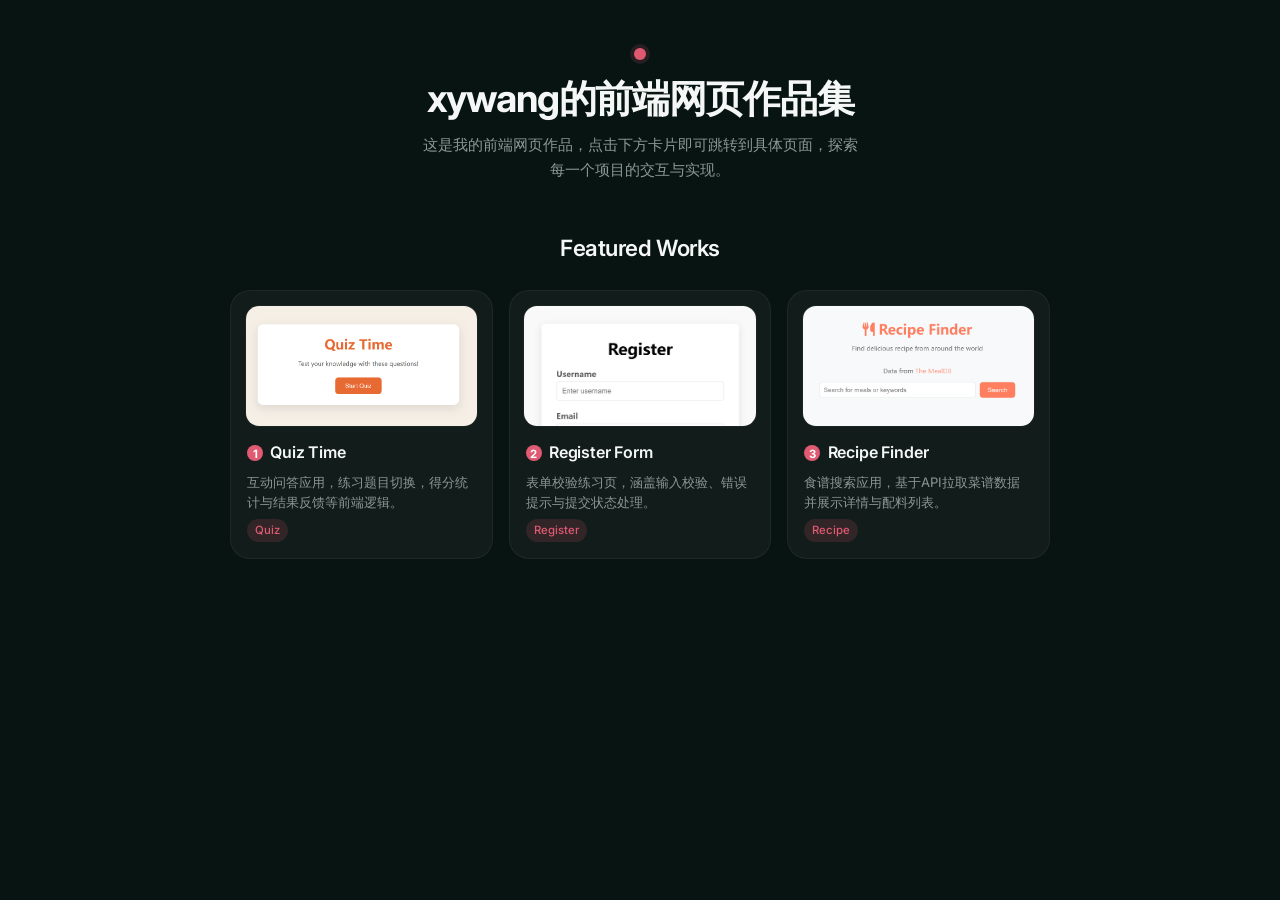
<file: index.html>
<!DOCTYPE html>
<html lang="zh-CN">
<head>
  <meta charset="UTF-8">
  <meta name="viewport" content="width=device-width, initial-scale=1.0">
  <meta name="description" content="xywang 的前端网页作品集">
  <meta name="theme-color" content="#071412">
  <title>xywang — 前端网页作品集</title>
  <link rel="preconnect" href="https://fonts.googleapis.com">
  <link rel="preconnect" href="https://fonts.gstatic.com" crossorigin>
  <link href="https://fonts.googleapis.com/css2?family=Inter:wght@400;500;600;700&display=swap" rel="stylesheet">
  <link rel="stylesheet" href="style.css">
</head>
<body>
  <div class="app">
    <!-- 顶部标题区 -->
    <header class="masthead">
      <span class="masthead__dot" aria-hidden="true"></span>
      <h1 class="masthead__title">xywang的前端网页作品集</h1>
      <p class="masthead__subtitle">
        这是我的前端网页作品，点击下方卡片即可跳转到具体页面，探索每一个项目的交互与实现。
      </p>
    </header>

    <!-- 作品展示区 -->
    <section class="showcase" aria-labelledby="showcase-heading">
      <h2 id="showcase-heading" class="showcase__heading">Featured Works</h2>
      <div id="project-grid" class="project-grid" role="list" aria-label="项目列表"></div>
    </section>
  </div>

  <script src="script.js"></script>
</body>
</html>
</file>
<file: style.css>
*, *::before, *::after {
  margin: 0;
  padding: 0;
  box-sizing: border-box;
}

:root {
  --surface-base: #071412;
  --surface-raised: #0d1715;
  --surface-card: #121c1a;
  --surface-card-hover: #182522;
  --accent: #e05a72;
  --accent-hover: #f07088;
  --accent-subtle: rgba(224, 90, 114, 0.15);
  --accent-glow: rgba(224, 90, 114, 0.35);
  --text-primary: #f4f7f6;
  --text-secondary: #8b9793;
  --border-default: rgba(255, 255, 255, 0.055);
  --radius-lg: 20px;
  --radius-md: 14px;
  --radius-full: 9999px;
  --shadow-lg: 0 16px 48px rgba(0, 0, 0, 0.3);
  --ease-out-expo: cubic-bezier(0.16, 1, 0.3, 1);
  --duration-fast: 0.25s;
  --text-xs: clamp(0.65rem, 0.63rem + 0.1vw, 0.72rem);
  --text-sm: clamp(0.78rem, 0.76rem + 0.1vw, 0.82rem);
  --text-base: clamp(0.88rem, 0.85rem + 0.15vw, 0.95rem);
  --text-lg: clamp(0.95rem, 0.92rem + 0.15vw, 1rem);
  --text-xl: clamp(1.7rem, 1.45rem + 1.25vw, 2.4rem);
  --text-2xl: clamp(1.1rem, 1rem + 0.5vw, 1.4rem);
  --container-max: 820px;
}

html {
  scroll-behavior: smooth;
  -webkit-font-smoothing: antialiased;
}

body {
  font-family: "Inter", system-ui, -apple-system, sans-serif;
  background: var(--surface-base);
  color: var(--text-primary);
  line-height: 1.6;
  min-height: 100vh;
}

.app {
  width: min(100% - 2rem, var(--container-max));
  margin-inline: auto;
  padding-block: 3rem 4rem;
}

/* Masthead */
.masthead {
  text-align: center;
  margin-block-end: 3rem;
  opacity: 0;
  transform: translateY(20px);
  animation: fadeInUp 0.8s var(--ease-out-expo) forwards;
}

@keyframes fadeInUp {
  to { opacity: 1; transform: translateY(0); }
}

.masthead__dot {
  display: block;
  width: 12px;
  height: 12px;
  margin-inline: auto;
  margin-block-end: 1rem;
  border-radius: var(--radius-full);
  background: var(--accent);
  position: relative;
}

.masthead__dot::after {
  content: "";
  position: absolute;
  inset: -4px;
  border-radius: inherit;
  background: var(--accent-subtle);
  animation: pulse 2s ease-in-out infinite;
}

@keyframes pulse {
  0%, 100% { transform: scale(1); opacity: 1; }
  50% { transform: scale(1.3); opacity: 0; }
}

.masthead__title {
  font-size: var(--text-xl);
  font-weight: 700;
  letter-spacing: -0.03em;
  line-height: 1.15;
  margin-block-end: 0.75rem;
}

.masthead__subtitle {
  font-size: var(--text-base);
  color: var(--text-secondary);
  max-width: 44ch;
  margin-inline: auto;
  line-height: 1.65;
}

/* Showcase */
.showcase__heading {
  text-align: center;
  font-size: var(--text-2xl);
  font-weight: 600;
  letter-spacing: -0.02em;
  margin-block-end: 1.5rem;
  opacity: 0;
  animation: fadeInUp 0.8s var(--ease-out-expo) 0.15s forwards;
}

/* Grid */
.project-grid {
  display: grid;
  grid-template-columns: repeat(3, minmax(0, 1fr));
  gap: 1rem;
}

/* Card */
.project-card {
  position: relative;
  display: flex;
  flex-direction: column;
  background: var(--surface-card);
  border: 1px solid var(--border-default);
  border-radius: var(--radius-lg);
  overflow: hidden;
  cursor: pointer;
  text-decoration: none;
  color: inherit;
  opacity: 0;
  transform: translateY(24px);
  animation: fadeInUp 0.7s var(--ease-out-expo) forwards;
  transition: transform var(--duration-fast) var(--ease-out-expo),
              box-shadow var(--duration-fast) var(--ease-out-expo),
              border-color var(--duration-fast) ease;
}

.project-card:nth-child(1) { animation-delay: 0.2s; }
.project-card:nth-child(2) { animation-delay: 0.3s; }
.project-card:nth-child(3) { animation-delay: 0.4s; }

.project-card:hover {
  transform: translateY(-4px);
  box-shadow: var(--shadow-lg);
  border-color: var(--accent-glow);
}

.project-card:active {
  transform: translateY(-2px) scale(0.995);
}

.project-card:focus-visible {
  outline: 2px solid var(--accent);
  outline-offset: 3px;
}

/* Thumbnail */
.project-card__thumb {
  position: relative;
  margin: 0.85rem 0.85rem 0;
  border-radius: var(--radius-md);
  overflow: hidden;
  background: var(--surface-raised);
  border: 1px solid var(--border-default);
}

.project-card__thumb img {
  display: block;
  width: 100%;
  height: 120px;
  object-fit: cover;
  object-position: top center;
  transition: transform 0.4s var(--ease-out-expo);
}

.project-card:hover .project-card__thumb img {
  transform: scale(1.04);
}

/* Body */
.project-card__body {
  padding: 0.85rem 1rem 1rem;
  display: flex;
  flex-direction: column;
  gap: 0.35rem;
}

.project-card__header {
  display: flex;
  align-items: center;
  gap: 0.45rem;
}

.project-card__num {
  display: inline-grid;
  place-items: center;
  width: 16px;
  height: 16px;
  border-radius: var(--radius-full);
  background: var(--accent);
  color: #fff;
  font-size: var(--text-xs);
  font-weight: 700;
  flex-shrink: 0;
}

.project-card__title {
  font-size: var(--text-lg);
  font-weight: 600;
  letter-spacing: -0.01em;
}

.project-card__desc {
  font-size: var(--text-sm);
  color: var(--text-secondary);
  line-height: 1.55;
  display: -webkit-box;
  -webkit-line-clamp: 2;
  -webkit-box-orient: vertical;
  overflow: hidden;
}

.project-card__tag {
  align-self: flex-start;
  display: inline-block;
  background: var(--accent-subtle);
  color: var(--accent);
  padding: 2px 8px;
  font-size: var(--text-xs);
  font-weight: 500;
  border-radius: var(--radius-full);
  margin-block-start: 0.1rem;
}

/* Arrow */
.project-card__arrow {
  position: absolute;
  top: 1.2rem;
  right: 1.2rem;
  width: 26px;
  height: 26px;
  border-radius: var(--radius-full);
  background: rgba(0, 0, 0, 0.45);
  backdrop-filter: blur(6px);
  display: inline-grid;
  place-items: center;
  opacity: 0;
  transform: translate(-3px, 3px);
  transition: all var(--duration-fast) var(--ease-out-expo);
  z-index: 2;
}

.project-card:hover .project-card__arrow {
  opacity: 1;
  transform: translate(0, 0);
}

.project-card__arrow svg {
  width: 11px;
  height: 11px;
  stroke: #fff;
  stroke-width: 2.5;
  fill: none;
}

/* Reduced Motion */
@media (prefers-reduced-motion: reduce) {
  *, *::before, *::after {
    animation-duration: 0.01ms !important;
    animation-iteration-count: 1 !important;
    transition-duration: 0.01ms !important;
  }
}

/* Responsive */
@media (max-width: 720px) {
  .app { padding-block: 2rem 3rem; }
  .project-grid { grid-template-columns: 1fr; gap: 1.1rem; }
  .project-card__thumb img { height: 160px; }
  .masthead { margin-block-end: 2.5rem; }
}
</file>
